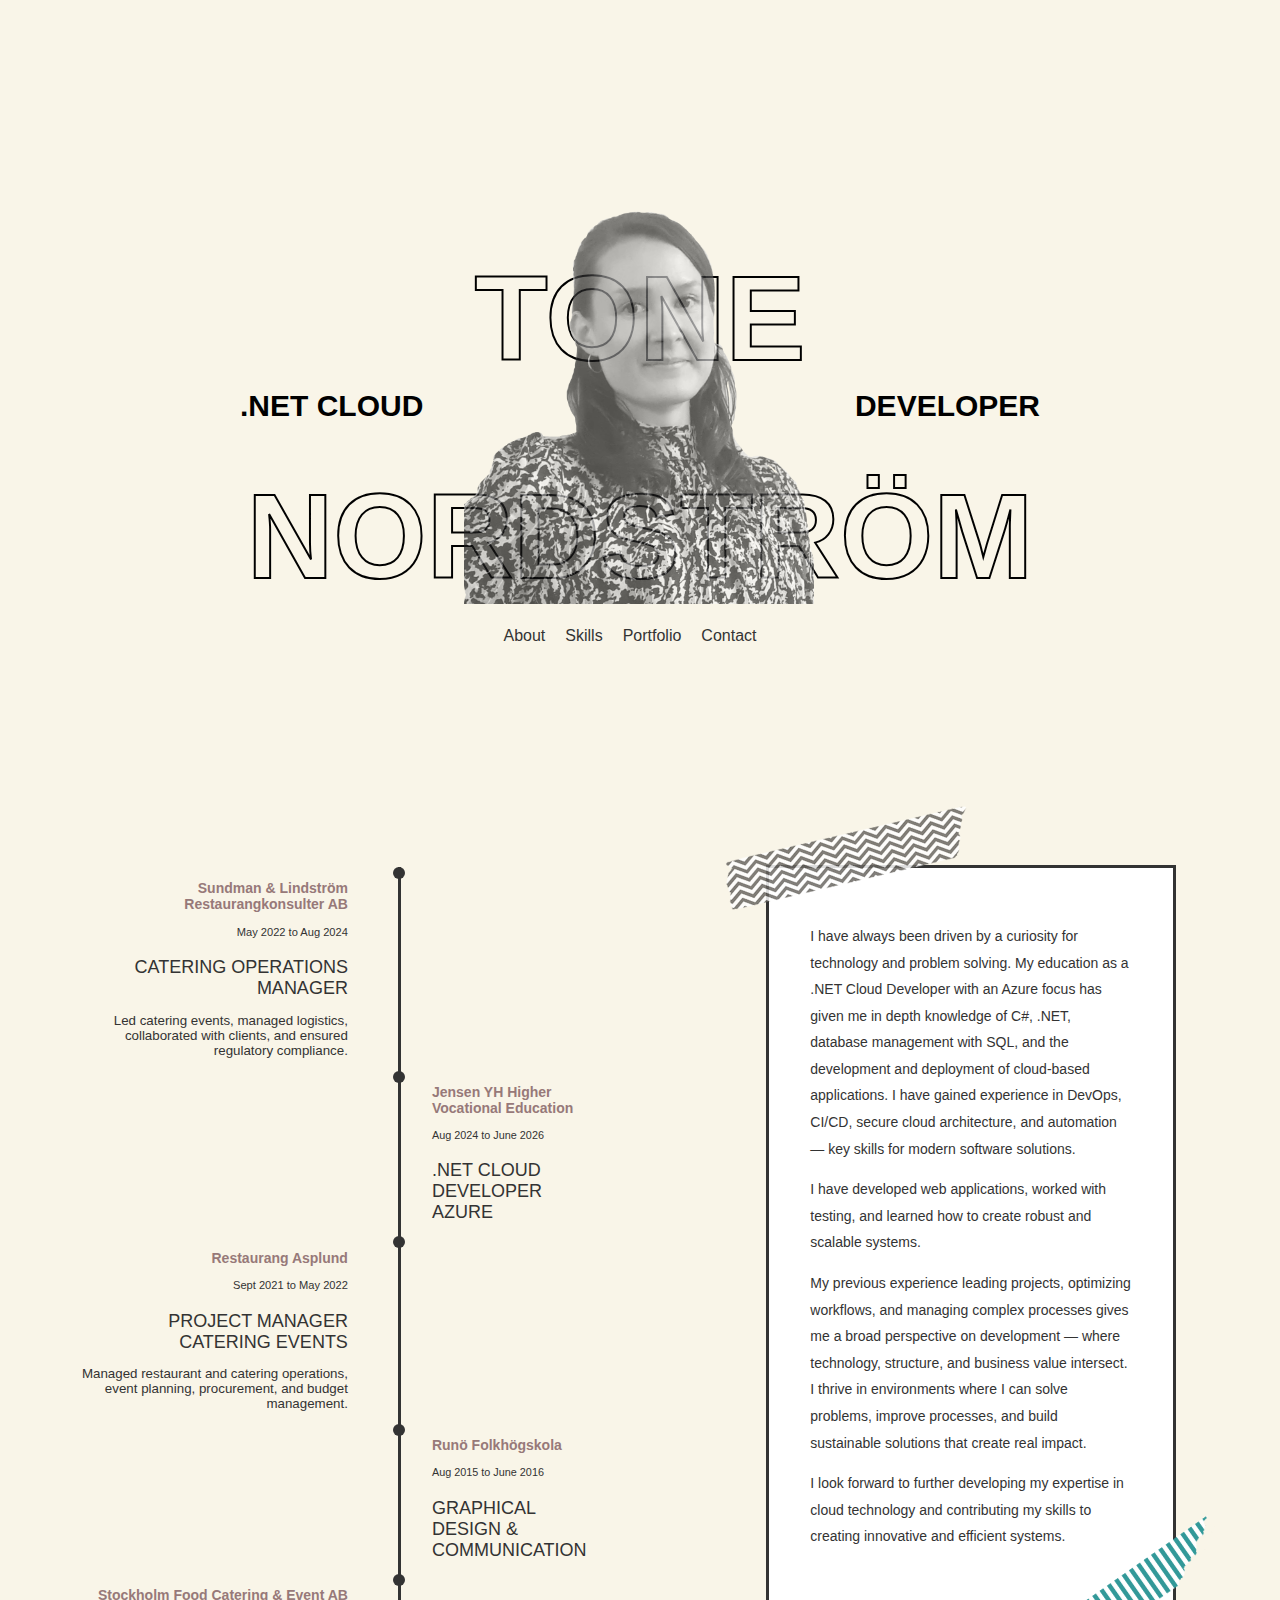
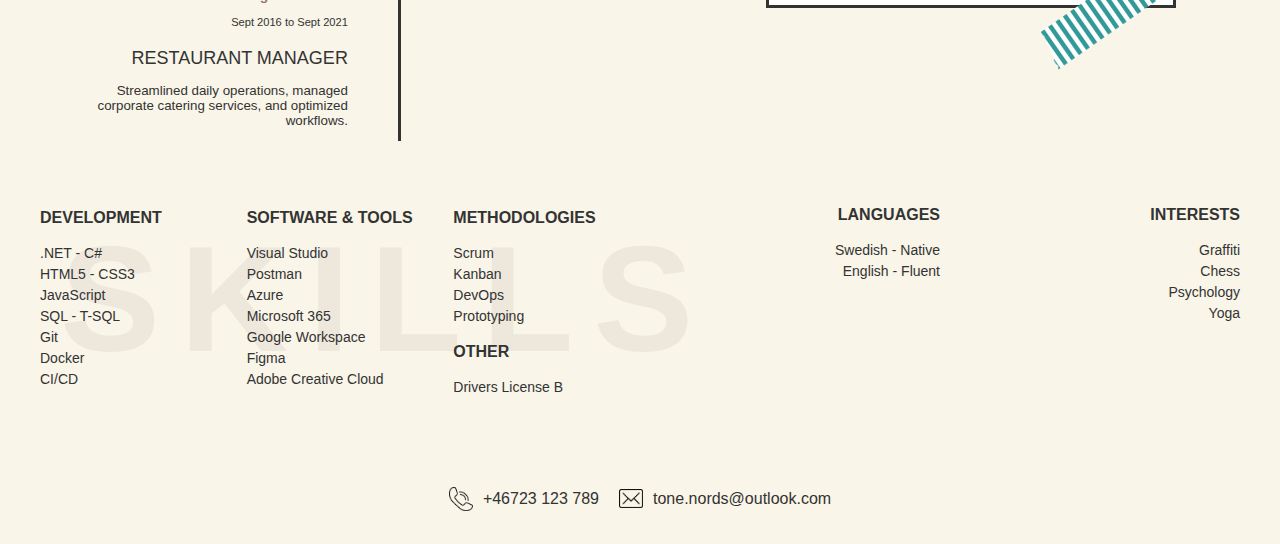
<file: styles/index.html>
<!DOCTYPE html>
<html lang="en">
<head>
    <meta charset="UTF-8">
    <meta name="viewport" content="width=device-width, initial-scale=1.0">
    <title>Tone Nordström - Cv</title>
    <link href="./styles.css" rel="stylesheet"/>
</head>


<header>
<div class="name">
<h1 id="outline-text-fnamn">Tone</h1>
<h1 id="outline-text-enamn">Nordström</h1>
</div>
<div class="text-image-container">
    <span id="animated-text-left">.NET CLOUD</span>
    <img id="background-image" src ="../images/Frame 3.png" alt = "profilbild">

    <span id="animated-text-right">DEVELOPER</span>
</div>

<nav class="navbar">
    <ul>
        <li><a href="#about">About</a></li>
        <li><a href="#skills">Skills</a></li>
        <li><a href="portfolio.html">Portfolio</a></li>
        <li><a href="#contact">Contact</a></li>
    </ul>
</nav>
</header>    

<body>


    <main class="cv-layout">
        <section class="timeline-container">

            <div class="timeline">
                <div class="timeline-item left">
                    <!-- <h3>Experience</h3> -->
                    <div class="content">
         
              

                        <p><span class="headline">Sundman & Lindström Restaurangkonsulter AB</span></p>
                        <sup> May 2022 to Aug 2024</sup>
                        <p><span class="title">Catering Operations Manager</span></p>
                        <p>Led catering events, managed logistics, collaborated with clients, and ensured regulatory compliance.</p>
                    </div>
                    <span class="dot"></span>
                </div>

                <div class="timeline-item right">
                    <span class="dot"></span>
                    <div class="content">
                        <p><span class="headline">Jensen YH Higher Vocational Education</span></p>
                        <sup> Aug 2024 to June 2026</sup>
                        <p><span class="title">.Net Cloud Developer Azure</span></p>
                       
                    </div>
                </div>
   
                <div class="timeline-item left">
                    <div class="content">
                        <p><span class="headline">Restaurang Asplund</span></p>
                        <sup>Sept 2021 to May 2022</sup>
                        <p><span class="title">Project Manager Catering Events</span></p>
                        <p>Managed restaurant and catering operations, event planning, procurement, and budget management.</p>
                    </div>
                    <span class="dot"></span>
                </div>

                <div class="timeline-item right">
                    <span class="dot"></span>
                    <div class="content">
                        <p><span class="headline">Runö Folkhögskola</span></p>
                        <sup> Aug 2015 to June 2016</sup>
                        <p><span class="title">Graphical Design & Communication</span></p>
                           
                    </div>
                </div>

                <div class="timeline-item left">
                    <div class="content">
                        <p><span class="headline">Stockholm Food Catering & Event AB</span></p>
                        <sup>Sept 2016 to Sept 2021</sup>
                        <p><span class="title">Restaurant Manager</span></p>
                        <p>Streamlined daily operations, managed corporate catering services, and optimized workflows.</p>
                    </div>
                    <span class="dot"></span>
                </div>
        
   
                <div class="line"></div>
            </div>
        
        </section>

        <section class="right-column">

            <div class="personal-letter">
                <div class="washi-tape top-left">
                    <img src="../images/bwWashi.png">
                </div>
<section id="about">
                <p>
                    I have always been driven by a curiosity for technology and problem solving. 
                    My education as a .NET Cloud Developer with an Azure focus has given me in depth knowledge of C#, .NET, database management with SQL, and the development and deployment of cloud-based applications. 
                    I have gained experience in DevOps, CI/CD, secure cloud architecture, and automation — key skills for modern software solutions.
                </p>

                <p>
   I have developed web applications, worked with testing, and
    learned how to create robust and scalable systems.

   
   

                </p>               
            <p>
                My previous experience leading projects, optimizing workflows, and managing complex processes gives me a broad
                perspective on development — where technology, structure, and business value intersect. I thrive in environments where
                I can solve problems, improve processes, and build sustainable solutions that create real impact.
            
            </p>
            <p>
                I look forward to further developing my expertise in cloud technology and contributing my skills to creating
                innovative and efficient systems.
            </p>
        
        </section>
            <div class="washi-tape bottom-right">
                <img src="../images/greenStripedWashi.png">
            </div>
        </div>
        
    </section>
</main>

    <section class="info-container">
        <div class="skills">
            <section id="skills">
            <span id="skills-text">Skills</span>
            <div class="skills-columns">
                <div class="column">
                    <h3>Development</h3>
                    <ul>
                        <li>.NET - C#</li>
                        <li>HTML5 - CSS3</li>
                        <li>JavaScript</li>
                        <li>SQL - T-SQL</li>
                        <li>Git</li>
                        <li>Docker</li>
                        <li>CI/CD</li>
                    </ul>
                </div>
                <div class="column">
                    <h3>Software & Tools</h3>
                    <ul>
                        <li>Visual Studio</li>
                        <li>Postman</li>
                        <li>Azure</li>
                        <li>Microsoft 365</li>
                        <li>Google Workspace</li>
                        <li>Figma</li>
                        <li>Adobe Creative Cloud</li>
                    </ul>
                </div>
                <div class="column">
                    <h3>Methodologies</h3>
                    <ul>
                        <li>Scrum</li>
                        <li>Kanban</li>
                        <li>DevOps</li>
                        <li>Prototyping</li>
                    </ul>
                    <h3>Other</h3>
                    <ul>
                        <li>Drivers License B</li></ul>
                </div>
            </div>
         </div>
         
         <div class="language-skills">
            <h2>Languages</h2>
            <ul>
                <li>Swedish - Native</li>
                <li>English - Fluent</li>
            </ul>
        </div>

         <div class="fun-facts">
            <h2>Interests</h2>
            <ul>
                <li>Graffiti</li>
                <li>Chess</li>
                <li>Psychology</li>
                <li>Yoga</li>
            </ul>
        </div>
    
        
    </section>
     </section>



</body>

    <footer id="contact">
        <div class="contact-item">
            <img class="contact-icon" src="../images/pngfind.com-cell-phone-icon-png-426616.png" alt="Phone">
            <p>+46723 123 789</p>
        </div>
        <div class="contact-item">
            <img class="contact-icon" src="../images/pngfind.com-mail-png-478975.png" alt="Mail">
            <p>tone.nords@outlook.com</p>
        </div>
    </footer>


</html>
</file>
<file: styles/styles.css>
body {
    background: rgb(249, 245, 232);
    color: #333;
    font-family: Verdana, Geneva, Tahoma, sans-serif;
    margin: 0;
    padding: 0;
}

/* Header-styling */
header {
    position: relative;
    display: flex;
    flex-direction: column; /* Staplar elementen vertikalt */
    justify-content: center;
    align-items: center;
    height: 95vh;
}

/* Namn bakom bilden */
.name {
    position: absolute;
    top: 50%; /* Placera texten mitt i headern */
    transform: translateY(-50%);
    text-align: center;
    z-index: 1; 
}

#outline-text-fnamn,
#outline-text-enamn {
    font-size: 120px;
    text-transform: uppercase;
    font-weight: bold;
    color: transparent; /* Gör texten genomskinlig */
    -webkit-text-stroke: 2px black; 
}

.cv-layout {
    display: grid;
    grid-template-columns: 1fr 1fr; /* 2 kolumner: vänster och höger */
    gap: 1px; 
    padding: 10px;
}

.image-container {
    position: relative; 
}

#background-image {
    max-width: 350px; 
    height: auto; 
    opacity: 0.7; 
    transition: opacity 0.3s ease; 
    z-index: 2;
}

#background-image:hover {
    opacity: 1; 
}

/* Linje under bilden */
.image-container::after {
    /* content: ''; */
    position: absolute;
    /* bottom: -5px; 
    left: 0;
    width: 100%; 
    height: 3px;  */
    /* background-color: black;  */
}


.text-image-container {
    display: flex; 
    justify-content: space-between; /* placerar texten på varsin sida om bilden */
    align-items: center; 
    width: 100%; 
    max-width: 800px; /* Begränsar bredden för layouten */
}

#animated-text-left,
#animated-text-right {
    font-size: 30px;
    font-weight: bolder;
    text-transform: uppercase;
    color: black; 
    animation: colorChange 3s infinite alternate; 
}

#animated-text-left {
    text-align: right; /* Högerjustera vänster text */
}

#animated-text-right {
    text-align: left; /* Vänsterjustera höger text */
}

/* Navigeringsmeny-styling */
.navbar {
    margin-top: 20px;
    z-index: 3;
}

.navbar ul {
    list-style-type: none;
    margin: 0;
    padding: 0;
    display: flex;
}

.navbar li {
    margin-right: 20px; 
}

.navbar a {
    font-size: 16px;
    text-decoration: none; /* Tar bort understrykning på länkarna */
    color:#333; /* Standardfärg på länkarna */
}

.navbar a:hover {
    color: rosybrown; /* Färg vid hover-effekt på länkarna */
}

.info-container{
    display:flex;
    justify-content:space-between;
    align-items:start;
    max-width:1200px;
    margin:auto;
    padding: 40px 20px;
    z-index:2;
}

#about{
    scroll-margin:calc(20%);
}

#skills-text{
    font-size: 150px;
    text-transform: uppercase;
    font-weight: bold;
    color: rgb(151, 121, 121);
    z-indez:0;
    position: absolute;
    opacity: 0.1;
    letter-spacing: 20px;
    padding: 20px;
}

.skills{
    flex:2;
    text-align:left;
    z-index:1;
}

.language-skills,
.fun-facts{
    flex:1;
    text-align:right;

    /* padding: 20px; */
}

.language-skills h2,
.fun-facts h2{
    font-family:'Gill Sans', 'Gill Sans MT', Calibri, 'Trebuchet MS', sans-serif;
    text-transform: uppercase;
    font-size:16px;
    margin-bottom:10px;
}

.skills-columns{
    display:flex;
    gap:20px;
    z-index: 3;
}

.column{
    flex:1;
    z-index:5;
}

.column h3{
    font-family:'Gill Sans', 'Gill Sans MT', Calibri, 'Trebuchet MS', sans-serif;
    text-transform: uppercase;
    font-size:16px;
    margin-bottom:10px;
    z-index:4;
}

ul{
    list-style-type: none;
    padding: 0;
}

ul li{
    font-size:14px;
    line-height: 1.5;
}

.timeline-container{
    justify-content: center;
    padding:2px;
    max-width:100%;
    margin-left: 40%;

}

.timeline{
    position: relative;
    width: 90%;
    max-width: 1000px;
    /* display: grid; */
    gap: 5px;
}


.line{
    position:absolute;
    top:0;
    bottom:0;
    left: calc(40% );
    width: 3px;
    background-color: #333;
}

.timeline-item{
    position: relative;
    display: flex;
    align-items:center
    margin-bottom: 10%;
}


.timeline-item.left .content{
    text-align: right;
    width:80%;
    font-size: smaller;
    margin-left:-55%;
}

.timeline-item.right .content{
    text-align: left;
    width:200%;
    font-size: small;
    margin-left: 50%
}

.title{
    font-family:'Gill Sans', 'Gill Sans MT', Calibri, 'Trebuchet MS', sans-serif;
    text-transform: uppercase;
    font-size:large;
}

.headline{
    font-size: 14px;
    font-weight: bolder;
    
    color:rgb(151, 121, 121);

}
/* 
.event{
    display: flex;
    align-items: center;
} */

.dot{
    width: 12px;
    height:12px;
    background-color: #333;
    border-radius: 50%;
    position: absolute;
    left: calc(40% - 5px);
}
/* 
.event .text{
font-size: small;
} */

.right-column{
    position: relative; /*för att kunna placera washitejp absolut*/
    width: 65%;
margin-left: 20%; 
    height:auto;
}

.personal-letter{
    background-color: white;
    border: 3px solid #333;
    padding: 10%;
    position: relative;
    overflow-wrap:normal;
    line-height: 1.9;
    font-size:14px;
}

.washi-tape.top-left img{
    position: absolute;
    max-width: 80%;
    height: auto;
    top: -22%;
    left:-20%;
    transform: rotate(-15deg);
}

.washi-tape.bottom-right img{
position: absolute;
max-width: 80%;
height: auto;
bottom: -20%;
right:-30%;
transform: rotate(-35deg);
}


#contact {
    display: flex; 
    justify-content: center; 
    align-items: center; 
    gap: 20px; 
    padding: 20px;
    align-content:end;
}

.contact-item {
    display: flex;
    align-items: center; /* Gör så att text och bild är i linje */
    gap: 10px; /* Mellanrum mellan ikon och text */
}

.contact-icon {
    width: 24px; /* Sätter en fast bredd på ikonerna */
    height: auto; /* Bevarar proportionerna */
}

html {
    scroll-behavior: smooth;
    scroll-padding-top: 10%;
}

.portfolio{
    display: grid;
    gap: 20px;
    max-width: 1000px;
    margin: 40px;
    padding: 20px;
}

.project{
    display: grid;
    grid-template-columns: 1fr 2fr;
    align-items: center;
    gap: 20px;
    background: white;
    padding: 15px;
    border-radius:10px;
    box-shadow: 2px 2px 10 px rgba(0, 0, 0, 0.1);
}

.project-image{
    max-width:100%;
    height: auto;
    border-radius: 5px;
    box-shadow: 2px 2px 8px rgba(0, 0, 0, 0.1);
}

.project-text{
    text-align: left;
}

.portfolio h3{
   font-family: 'Gill Sans', 'Gill Sans MT', Calibri, 'Trebuchet MS', sans-serif;
   text-transform: uppercase;
}

.portfolio-container{
    display:flex;
    flex-direction: column;
    align-items: center;
    justify-content: center;
    text-align: center;
    min-height: 100vh;
    padding:20px;
}

@media (max-width: 768px) {
    .timeline {
        width: 100%; /* Anpassa till mindre skärmar */
        margin-left:auto
    }
    .project {
        grid-template-columns: 1fr; /* Gör om layouten till en-kolumn */
        text-align: center;
    }

    .project-image {
        max-width: 80%; /* Mindre bildstorlek på mobil */
        margin: 0 auto;
    }
    .washi-tape.bottom-right{
        visibility: hidden;
    }
    .washi-tape.top-left{
        visibility:hidden;
    }
    .cv-layout{
        grid-template-columns: 1fr;
        gap:10px;
        padding: 10px;
    }
}

@keyframes colorChange {
    0% { color: black; }
    50% { color: rgb(215, 81, 19); }
    100% { color: rgb(116, 83, 66); }
}
</file>
